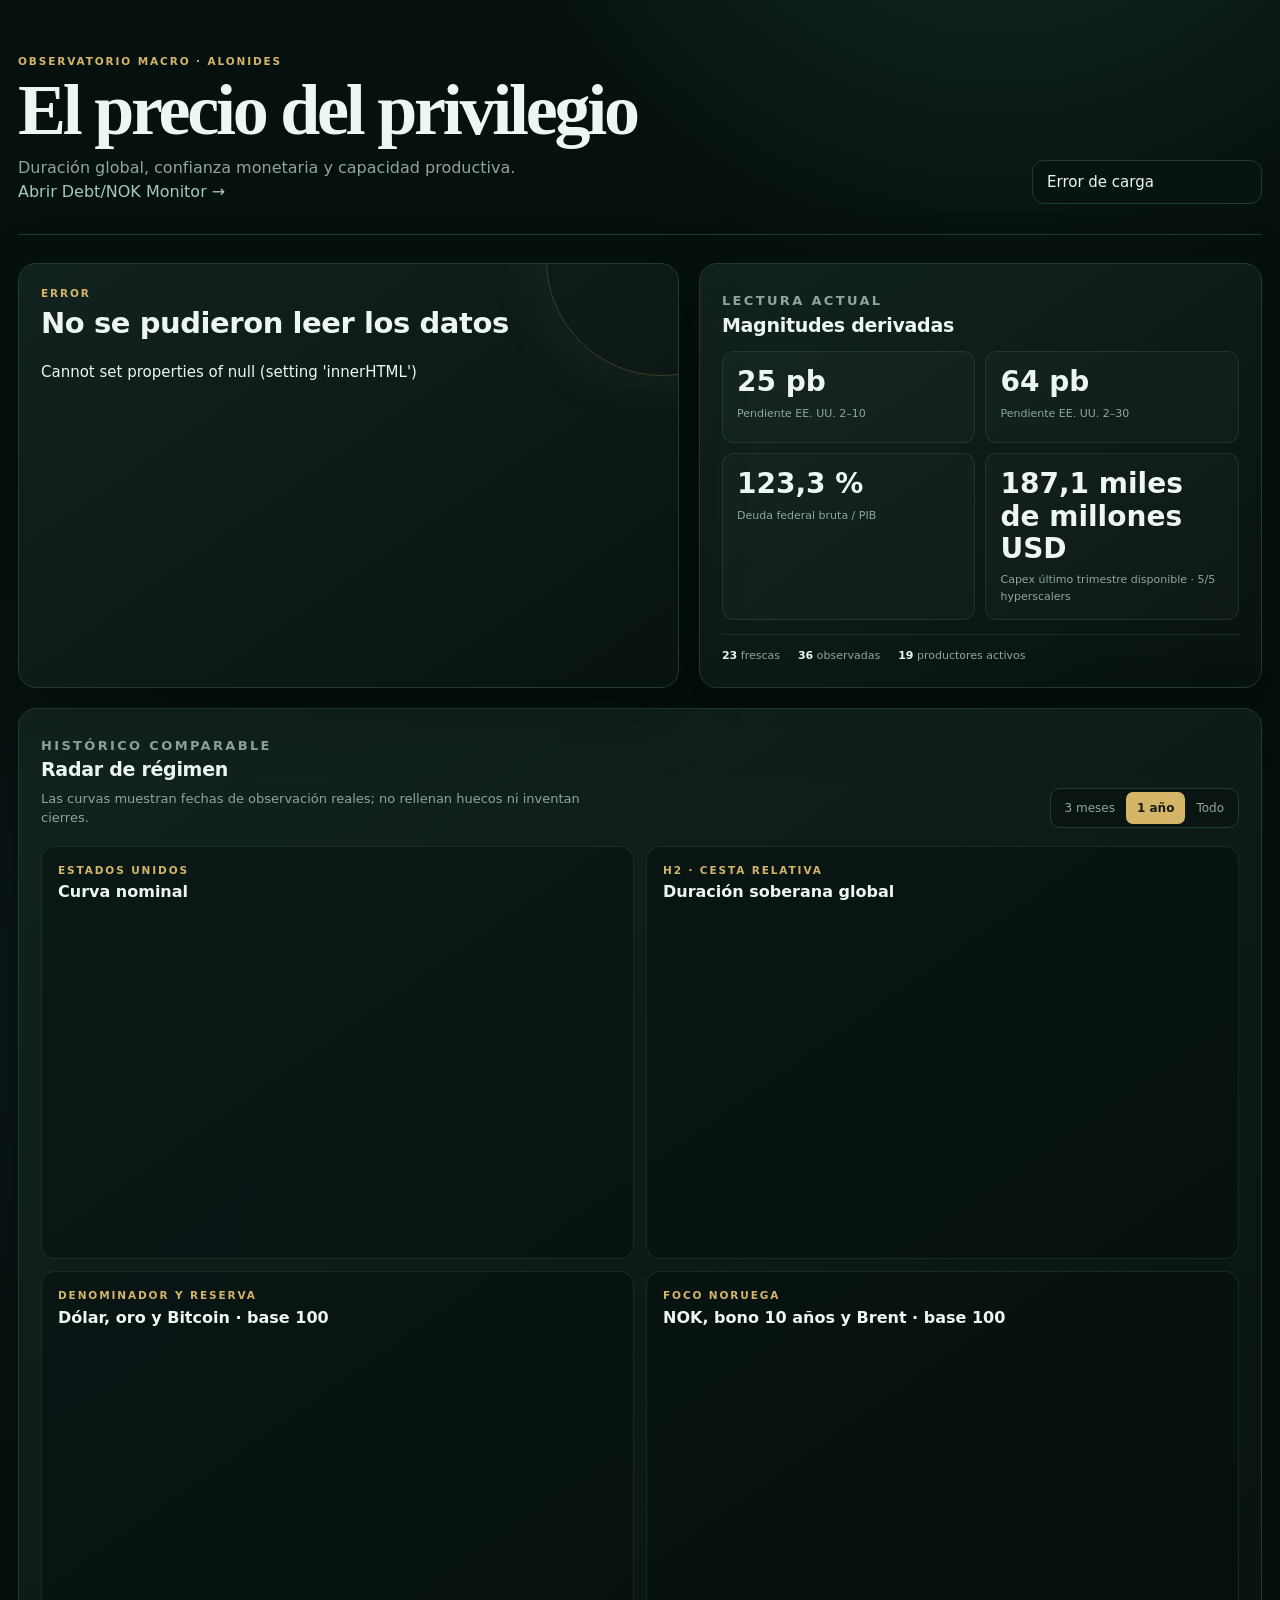
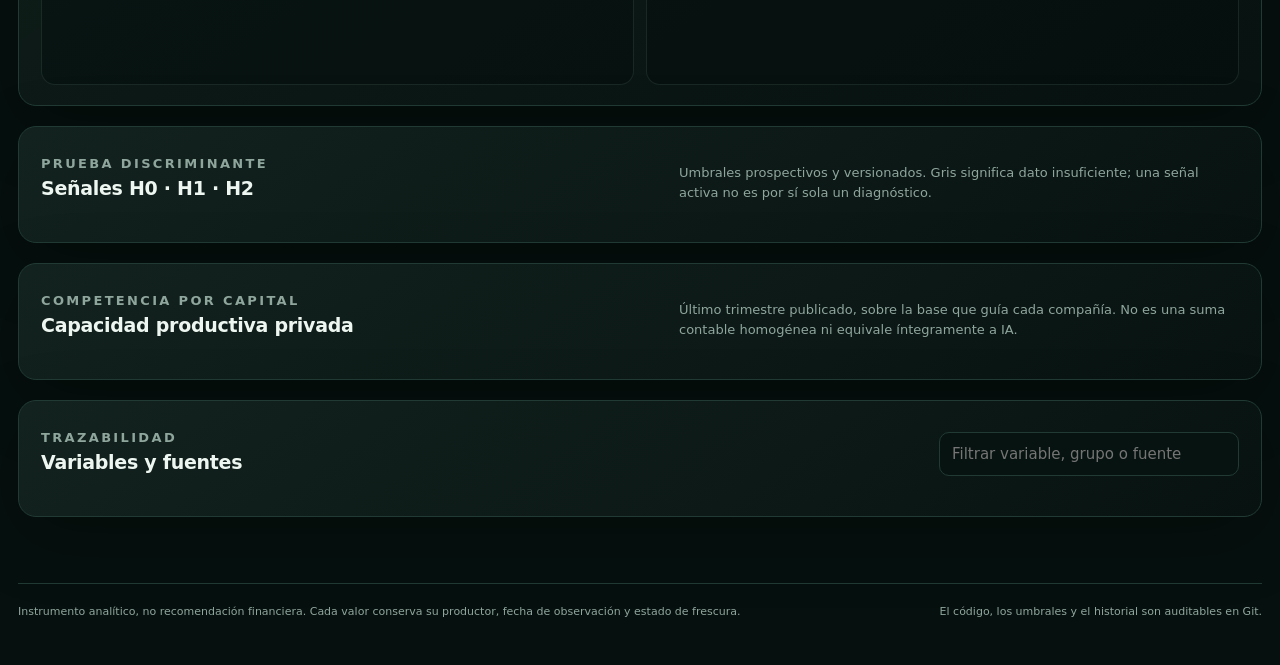
<file: index.html>
<!doctype html>
<html lang="es">
<head>
  <meta charset="utf-8">
  <meta name="viewport" content="width=device-width, initial-scale=1">
  <meta name="color-scheme" content="dark">
  <meta name="theme-color" content="#07100f">
  <title>El precio del privilegio · Observatorio macro</title>
  <link rel="stylesheet" href="web/styles.css">
</head>
<body>
  <header class="topbar shell">
    <div>
      <p class="eyebrow">OBSERVATORIO MACRO · ALONIDES</p>
      <h1>El precio del privilegio</h1>
      <p class="subtitle">Duración global, confianza monetaria y capacidad productiva.</p>
      <p class="subtitle"><a href="debt-nok.html">Abrir Debt/NOK Monitor →</a></p>
    </div>
    <div id="health" class="health" aria-live="polite">Cargando datos…</div>
  </header>

  <main class="shell">
    <section class="hero-grid">
      <article id="regime" class="card regime-card skeleton"></article>
      <article class="card">
        <div class="section-head compact">
          <div><p class="eyebrow">LECTURA ACTUAL</p><h2>Magnitudes derivadas</h2></div>
        </div>
        <div id="derived" class="metric-grid"></div>
        <div id="coverage" class="coverage"></div>
      </article>
    </section>

    <section class="card charts-section">
      <div class="section-head">
        <div>
          <p class="eyebrow">HISTÓRICO COMPARABLE</p>
          <h2>Radar de régimen</h2>
          <p>Las curvas muestran fechas de observación reales; no rellenan huecos ni inventan cierres.</p>
        </div>
        <div class="range-picker" aria-label="Ventana temporal">
          <button type="button" data-range="92">3 meses</button>
          <button type="button" data-range="365" class="selected">1 año</button>
          <button type="button" data-range="all">Todo</button>
        </div>
      </div>
      <div class="chart-grid">
        <article class="chart-card">
          <div><p class="chart-kicker">ESTADOS UNIDOS</p><h3>Curva nominal</h3></div>
          <div id="chart-us" class="chart" role="img" aria-label="Evolución de los Treasury a 2, 10 y 30 años"></div>
        </article>
        <article class="chart-card">
          <div><p class="chart-kicker">H2 · CESTA RELATIVA</p><h3>Duración soberana global</h3></div>
          <div id="chart-global" class="chart" role="img" aria-label="Evolución de rendimientos soberanos a 10 años"></div>
        </article>
        <article class="chart-card">
          <div><p class="chart-kicker">DENOMINADOR Y RESERVA</p><h3>Dólar, oro y Bitcoin · base 100</h3></div>
          <div id="chart-reserve" class="chart" role="img" aria-label="Índices normalizados de dólar, oro y Bitcoin"></div>
        </article>
        <article class="chart-card norway-card">
          <div><p class="chart-kicker">FOCO NORUEGA</p><h3>NOK, bono 10 años y Brent · base 100</h3></div>
          <div id="chart-norway" class="chart" role="img" aria-label="Índices normalizados de corona noruega, bono y petróleo Brent"></div>
        </article>
      </div>
    </section>

    <section class="card">
      <div class="section-head">
        <div><p class="eyebrow">PRUEBA DISCRIMINANTE</p><h2>Señales H0 · H1 · H2</h2></div>
        <p>Umbrales prospectivos y versionados. Gris significa dato insuficiente; una señal activa no es por sí sola un diagnóstico.</p>
      </div>
      <div id="signals" class="signals"></div>
    </section>

    <section class="card productive-card">
      <div class="section-head">
        <div>
          <p class="eyebrow">COMPETENCIA POR CAPITAL</p>
          <h2>Capacidad productiva privada</h2>
        </div>
        <p>Último trimestre publicado, sobre la base que guía cada compañía. No es una suma contable homogénea ni equivale íntegramente a IA.</p>
      </div>
      <div id="capex" class="bar-chart"></div>
    </section>

    <section class="card">
      <div class="section-head data-head">
        <div><p class="eyebrow">TRAZABILIDAD</p><h2>Variables y fuentes</h2></div>
        <input id="filter" type="search" placeholder="Filtrar variable, grupo o fuente" autocomplete="off">
      </div>
      <div id="errors"></div>
      <div id="groups"></div>
    </section>
  </main>

  <footer class="shell">
    <p>Instrumento analítico, no recomendación financiera. Cada valor conserva su productor, fecha de observación y estado de frescura.</p>
    <p>El código, los umbrales y el historial son auditables en Git.</p>
  </footer>
  <script src="web/app.js"></script>
</body>
</html>
</file>
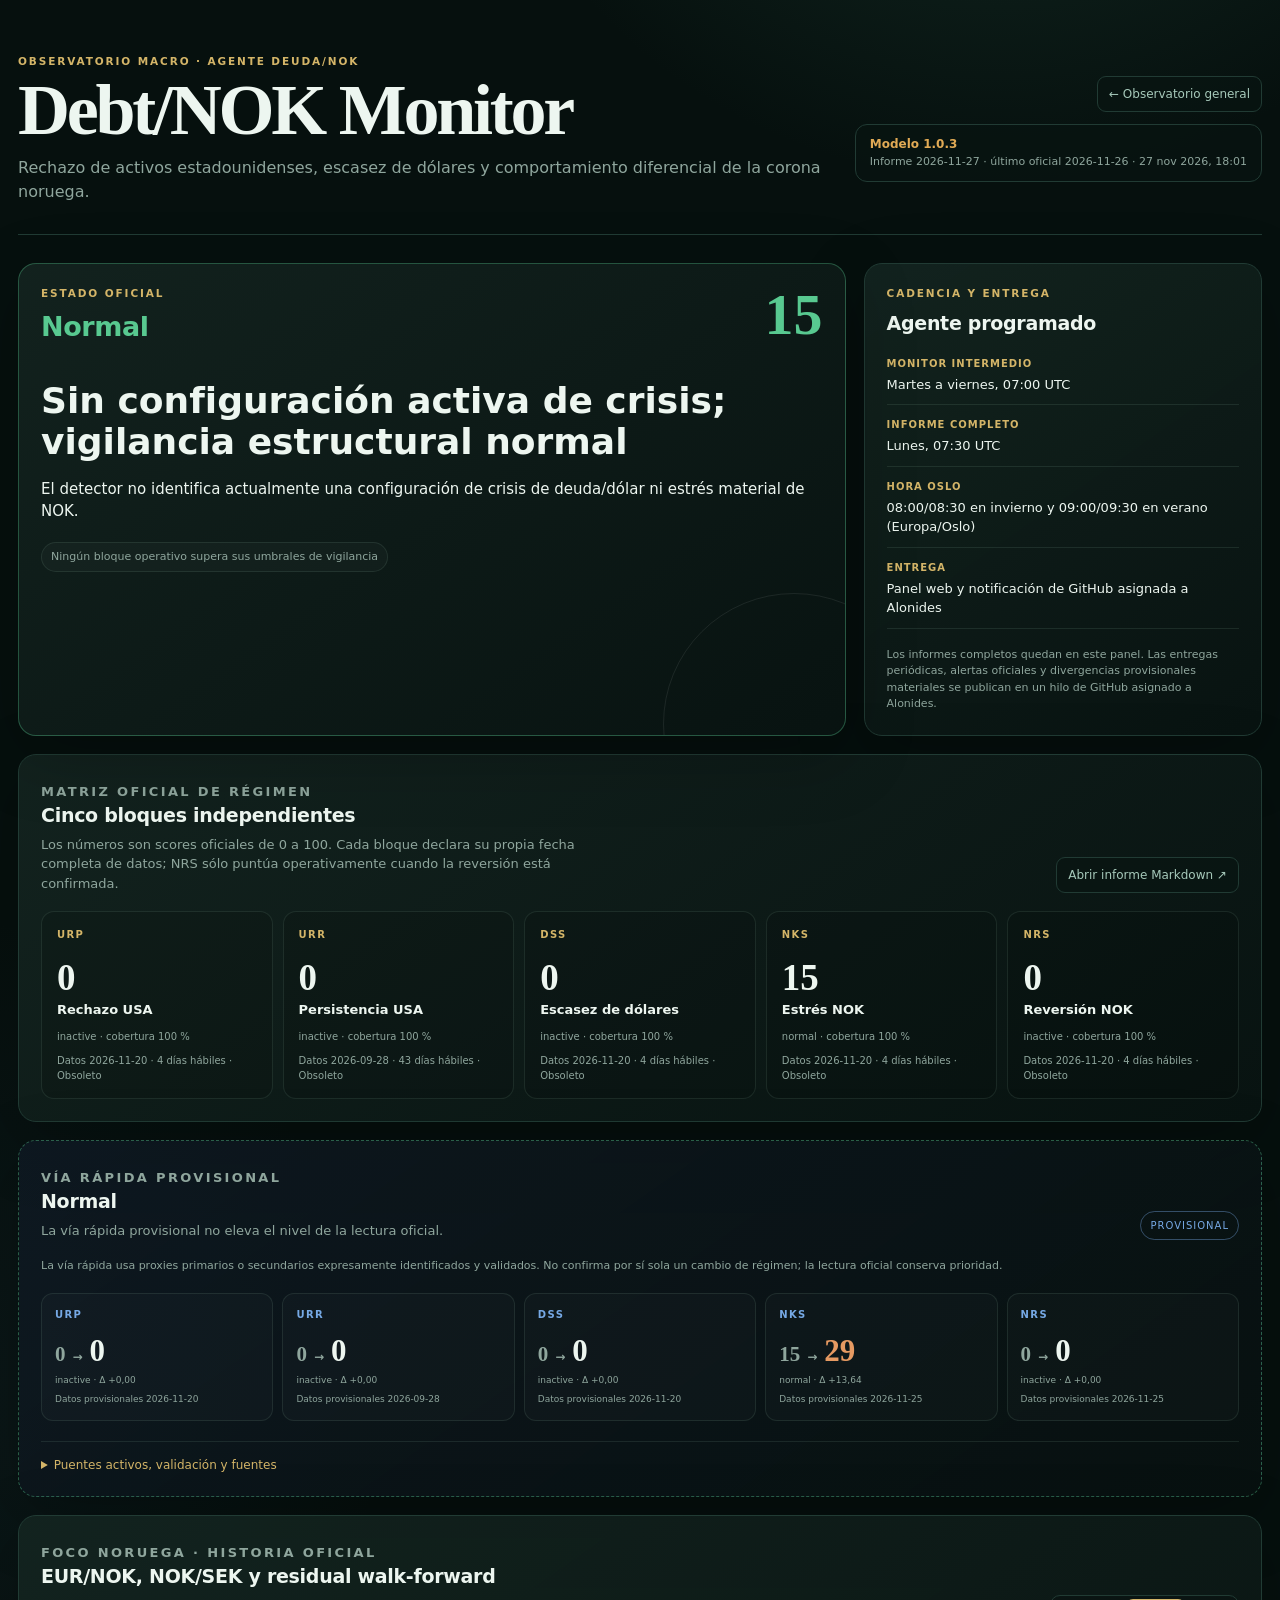
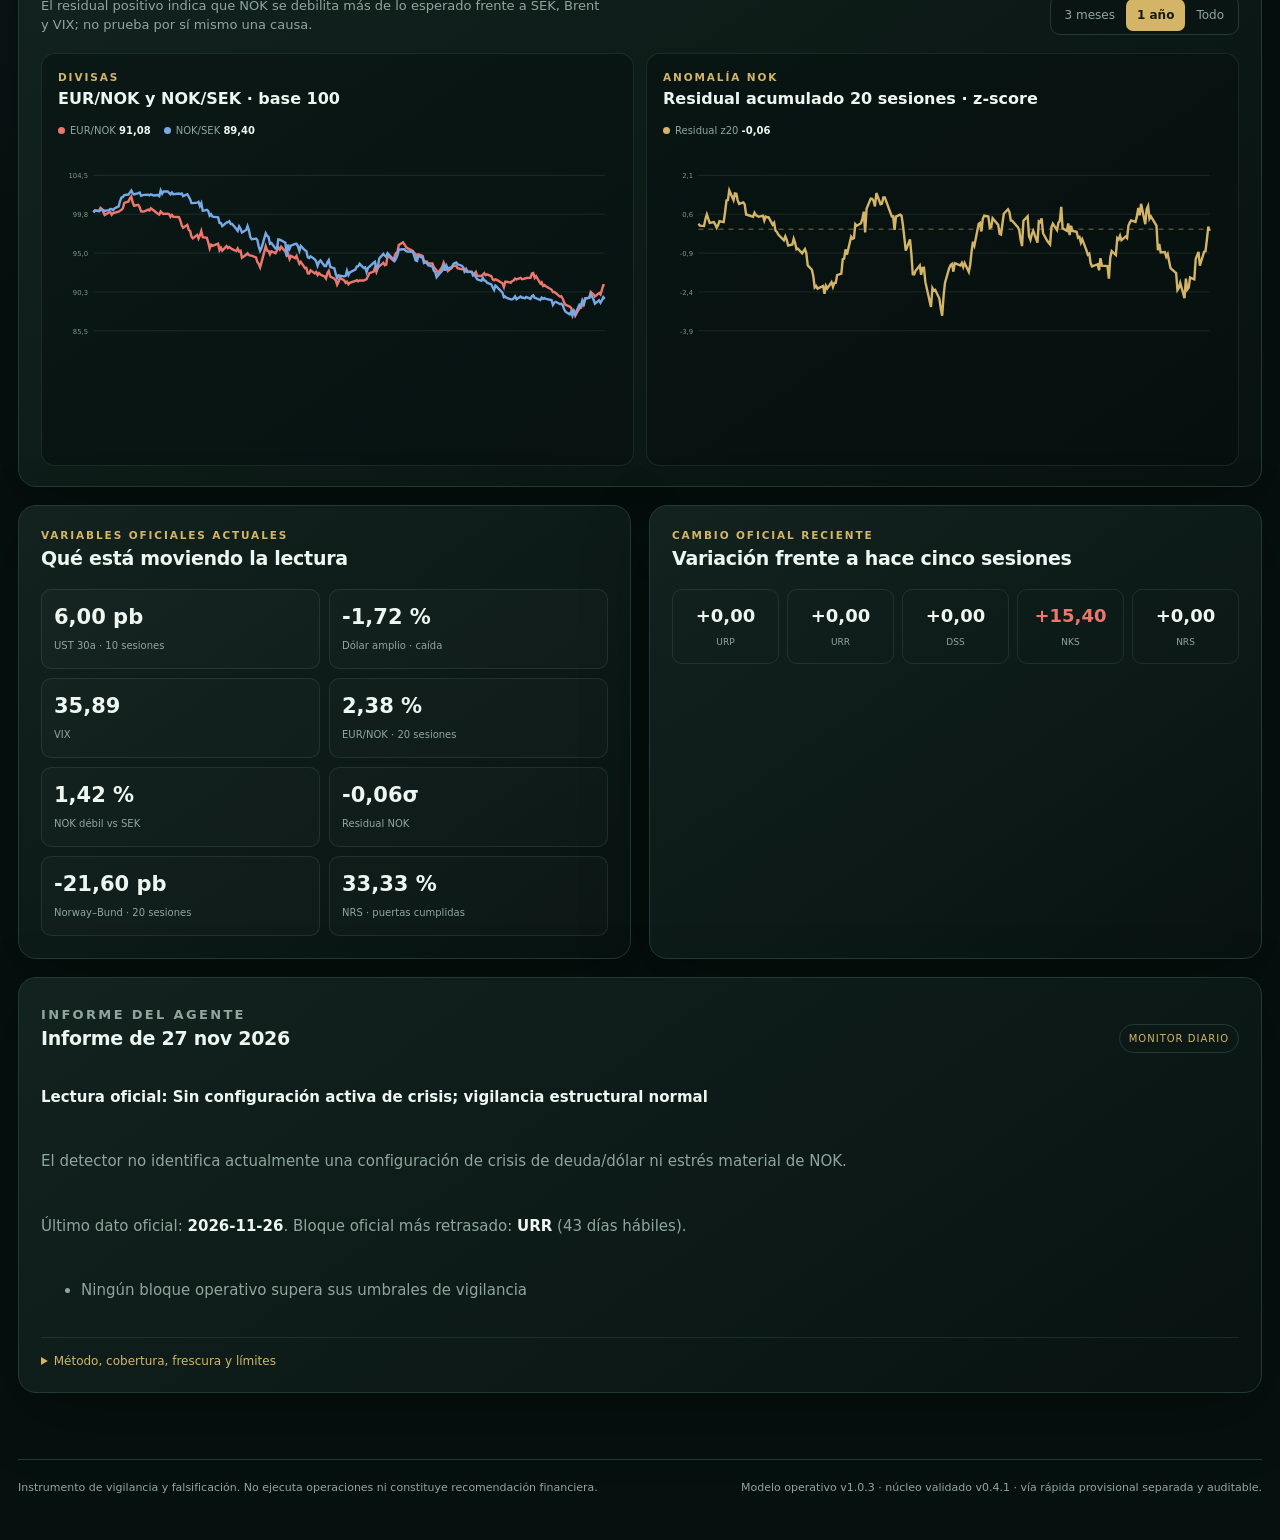
<file: debt-nok.html>
<!doctype html>
<html lang="es">
<head>
  <meta charset="utf-8">
  <meta name="viewport" content="width=device-width, initial-scale=1">
  <meta name="color-scheme" content="dark">
  <meta name="theme-color" content="#07100f">
  <title>Debt/NOK Monitor · Observatorio macro</title>
  <link rel="stylesheet" href="web/styles.css">
  <link rel="stylesheet" href="web/debt-nok.css">
</head>
<body>
  <header class="topbar shell monitor-topbar">
    <div>
      <p class="eyebrow">OBSERVATORIO MACRO · AGENTE DEUDA/NOK</p>
      <h1>Debt/NOK Monitor</h1>
      <p class="subtitle">Rechazo de activos estadounidenses, escasez de dólares y comportamiento diferencial de la corona noruega.</p>
    </div>
    <div class="monitor-actions">
      <a class="back-link" href="index.html">← Observatorio general</a>
      <div id="monitor-health" class="health" aria-live="polite">Cargando monitor…</div>
    </div>
  </header>

  <main class="shell monitor-main">
    <section class="monitor-hero">
      <article id="alert-card" class="card alert-card pending">
        <div class="alert-head">
          <div><p class="eyebrow">ESTADO OFICIAL</p><h2 id="alert-label">Pendiente</h2></div>
          <div id="alert-score" class="alert-score">—</div>
        </div>
        <h3 id="headline">Esperando el primer informe operativo.</h3>
        <p id="summary" class="method">El agente publicará aquí su lectura oficial.</p>
        <div id="reasons" class="reason-list"></div>
      </article>

      <article class="card cadence-card">
        <p class="eyebrow">CADENCIA Y ENTREGA</p>
        <h2>Agente programado</h2>
        <dl id="schedule" class="schedule-list"></dl>
        <p class="delivery-note">Los informes completos quedan en este panel. Las entregas periódicas, alertas oficiales y divergencias provisionales materiales se publican en un hilo de GitHub asignado a Alonides.</p>
      </article>
    </section>

    <section class="card">
      <div class="section-head">
        <div>
          <p class="eyebrow">MATRIZ OFICIAL DE RÉGIMEN</p>
          <h2>Cinco bloques independientes</h2>
          <p>Los números son scores oficiales de 0 a 100. Cada bloque declara su propia fecha completa de datos; NRS sólo puntúa operativamente cuando la reversión está confirmada.</p>
        </div>
        <a class="report-link" href="data/debt_nok/latest.md" target="_blank" rel="noreferrer">Abrir informe Markdown ↗</a>
      </div>
      <div id="block-grid" class="block-grid"></div>
    </section>

    <section id="fast-lane-section" class="card fast-lane-card unavailable">
      <div class="section-head">
        <div>
          <p class="eyebrow">VÍA RÁPIDA PROVISIONAL</p>
          <h2 id="fast-lane-title">Esperando proxies oficiales</h2>
          <p id="fast-lane-message">La lectura oficial conserva siempre prioridad.</p>
        </div>
        <span id="fast-lane-label" class="mode-pill provisional-pill">Provisional</span>
      </div>
      <p id="fast-lane-disclaimer" class="fast-disclaimer"></p>
      <div id="fast-lane-comparison" class="fast-comparison-grid"></div>
      <details class="method-details fast-details">
        <summary>Puentes activos, validación y fuentes</summary>
        <div id="fast-bridge-content"></div>
      </details>
    </section>

    <section class="card charts-section">
      <div class="section-head">
        <div>
          <p class="eyebrow">FOCO NORUEGA · HISTORIA OFICIAL</p>
          <h2>EUR/NOK, NOK/SEK y residual walk-forward</h2>
          <p>El residual positivo indica que NOK se debilita más de lo esperado frente a SEK, Brent y VIX; no prueba por sí mismo una causa.</p>
        </div>
        <div class="range-picker" aria-label="Ventana temporal del monitor">
          <button type="button" data-monitor-range="92">3 meses</button>
          <button type="button" data-monitor-range="365" class="selected">1 año</button>
          <button type="button" data-monitor-range="all">Todo</button>
        </div>
      </div>
      <div class="monitor-chart-grid">
        <article class="chart-card">
          <div><p class="chart-kicker">DIVISAS</p><h3>EUR/NOK y NOK/SEK · base 100</h3></div>
          <div id="fx-chart" class="chart"></div>
        </article>
        <article class="chart-card">
          <div><p class="chart-kicker">ANOMALÍA NOK</p><h3>Residual acumulado 20 sesiones · z-score</h3></div>
          <div id="residual-chart" class="chart"></div>
        </article>
      </div>
    </section>

    <section class="monitor-detail-grid">
      <article class="card">
        <p class="eyebrow">VARIABLES OFICIALES ACTUALES</p>
        <h2>Qué está moviendo la lectura</h2>
        <div id="key-values" class="key-values"></div>
      </article>
      <article class="card">
        <p class="eyebrow">CAMBIO OFICIAL RECIENTE</p>
        <h2>Variación frente a hace cinco sesiones</h2>
        <div id="deltas" class="delta-grid"></div>
      </article>
    </section>

    <section class="card report-card">
      <div class="section-head">
        <div><p class="eyebrow">INFORME DEL AGENTE</p><h2 id="report-date">Último informe</h2></div>
        <span id="report-mode" class="mode-pill">—</span>
      </div>
      <div id="report-summary" class="report-summary"></div>
      <details class="method-details">
        <summary>Método, cobertura, frescura y límites</summary>
        <div id="method-content"></div>
      </details>
    </section>
  </main>

  <footer class="shell">
    <p>Instrumento de vigilancia y falsificación. No ejecuta operaciones ni constituye recomendación financiera.</p>
    <p>Modelo operativo v1.0.3 · núcleo validado v0.4.1 · vía rápida provisional separada y auditable.</p>
  </footer>
  <script src="web/debt-nok.js"></script>
</body>
</html>
</file>
<file: web/styles.css>
:root {
  --bg: #06100e;
  --panel: #0d1917;
  --panel-2: #12241f;
  --panel-3: #0a1513;
  --ink: #edf6f0;
  --muted: #8fa69d;
  --line: #213b34;
  --line-soft: rgba(134, 174, 159, .14);
  --accent: #d4b568;
  --green: #58c990;
  --amber: #e1aa55;
  --red: #ed776e;
  --blue: #76a9e5;
  --shadow: 0 20px 70px rgba(0, 0, 0, .24);
}

* { box-sizing: border-box; }
html { scroll-behavior: smooth; }
body {
  margin: 0;
  color: var(--ink);
  background:
    radial-gradient(circle at 78% -12%, rgba(44, 91, 75, .42), transparent 35rem),
    radial-gradient(circle at -10% 45%, rgba(43, 72, 93, .14), transparent 32rem),
    var(--bg);
  font: 15px/1.5 Inter, ui-sans-serif, system-ui, -apple-system, BlinkMacSystemFont, "Segoe UI", sans-serif;
}

a { color: #a6c9ba; text-decoration: none; }
a:hover { color: var(--ink); text-decoration: underline; }
button, input { font: inherit; }
.shell { width: min(1320px, calc(100% - 36px)); margin-inline: auto; }

.topbar {
  display: flex;
  justify-content: space-between;
  gap: 28px;
  align-items: end;
  padding: 54px 0 30px;
  border-bottom: 1px solid var(--line);
}

h1 {
  margin: 4px 0 10px;
  font: 600 clamp(38px, 6vw, 72px)/1.01 Georgia, "Times New Roman", serif;
  letter-spacing: -.045em;
}
h2 { margin: 0; font-size: 19px; letter-spacing: -.015em; }
h3 { margin: 2px 0 0; font-size: 16px; }
.eyebrow, .chart-kicker {
  margin: 0;
  color: var(--accent);
  font-size: 10.5px;
  font-weight: 800;
  letter-spacing: .18em;
}
.subtitle, .section-head p, footer, .empty { color: var(--muted); }
.subtitle { margin: 0; font-size: 16px; }

.health {
  display: grid;
  gap: 1px;
  min-width: 230px;
  padding: 10px 14px;
  border: 1px solid var(--line);
  border-radius: 12px;
  background: rgba(8, 20, 17, .72);
}
.health strong { font-size: 12px; color: var(--green); }
.health span { color: var(--muted); font-size: 11px; white-space: nowrap; }
.health.status-operational_partial strong { color: var(--amber); }
.health.status-failed strong { color: var(--red); }

main { padding: 28px 0 66px; display: grid; gap: 20px; }
.card {
  padding: 22px;
  border: 1px solid var(--line);
  border-radius: 18px;
  background: linear-gradient(145deg, rgba(19, 35, 31, .96), rgba(8, 19, 17, .98));
  box-shadow: var(--shadow);
}
.hero-grid { display: grid; grid-template-columns: 1.08fr .92fr; gap: 20px; }
.regime-card { position: relative; overflow: hidden; min-height: 260px; }
.regime-card::after {
  content: "";
  position: absolute;
  width: 230px;
  height: 230px;
  right: -100px;
  top: -120px;
  border: 1px solid rgba(212, 181, 104, .24);
  border-radius: 50%;
  box-shadow: 0 0 70px rgba(212, 181, 104, .08);
}
.regime-top { display: flex; align-items: center; justify-content: space-between; gap: 12px; }
.regime-top span { color: var(--muted); font-size: 11px; }
.regime-code { margin: 23px 0 7px; color: var(--accent); font: 700 60px/1 Georgia, serif; }
.regime-card h2 { max-width: 650px; font-size: clamp(22px, 3vw, 29px); }
.regime-card .method { max-width: 720px; margin: 20px 0 0; color: var(--muted); }
.regime-meta { display: flex; flex-wrap: wrap; gap: 7px; margin-top: 12px; }
.regime-meta span, .method-id { color: var(--muted); font-size: 10px; }
.regime-meta span { padding: 4px 8px; border: 1px solid var(--line); border-radius: 99px; background: rgba(0, 0, 0, .12); }
.method-id { margin: 12px 0 0; font-family: ui-monospace, SFMono-Regular, Menlo, monospace; }
.regime-h1 .regime-code, .regime-mixed .regime-code { color: var(--red); }
.regime-h2 .regime-code { color: var(--blue); }
.regime-h0 .regime-code { color: var(--amber); }
.regime-indeterminate .regime-code { color: var(--silver, #b7c5c0); font-size: clamp(34px, 5vw, 54px); }

.section-head { display: flex; justify-content: space-between; align-items: end; gap: 20px; margin-bottom: 18px; }
.section-head.compact { margin-bottom: 12px; }
.section-head p { max-width: 560px; margin: 5px 0 0; font-size: 13px; }
.metric-grid { display: grid; grid-template-columns: repeat(2, minmax(0, 1fr)); gap: 10px; }
.metric { min-height: 92px; padding: 14px; border: 1px solid var(--line-soft); border-radius: 12px; background: rgba(255, 255, 255, .025); }
.metric strong { display: block; font-size: clamp(21px, 2.5vw, 28px); line-height: 1.15; }
.metric span { display: block; margin-top: 7px; color: var(--muted); font-size: 11px; }
.coverage { display: flex; flex-wrap: wrap; gap: 9px 18px; margin-top: 14px; padding-top: 13px; border-top: 1px solid var(--line-soft); color: var(--muted); font-size: 11px; }
.coverage strong { color: var(--ink); }

.state-grid { display: grid; grid-template-columns: repeat(3, minmax(0, 1fr)); gap: 10px; }
.state-item { min-height: 150px; padding: 15px; border: 1px solid var(--line-soft); border-radius: 12px; background: rgba(255, 255, 255, .02); }
.state-item > span { color: var(--green); font-size: 9px; font-weight: 800; letter-spacing: .1em; text-transform: uppercase; }
.state-item.pending > span { color: var(--amber); }
.state-item > strong { display: block; margin: 9px 0 3px; font-size: 25px; line-height: 1.1; }
.state-item h3 { min-height: 39px; }
.state-item p { margin: 10px 0 0; color: var(--muted); font-size: 10px; }

.charts-section { padding-bottom: 20px; }
.range-picker { display: flex; padding: 3px; border: 1px solid var(--line); border-radius: 10px; background: var(--panel-3); }
.range-picker button { padding: 7px 11px; border: 0; border-radius: 7px; color: var(--muted); background: transparent; cursor: pointer; font-size: 12px; }
.range-picker button.selected { color: #151b17; background: var(--accent); font-weight: 700; }
.chart-grid { display: grid; grid-template-columns: repeat(2, minmax(0, 1fr)); gap: 12px; }
.chart-card { min-width: 0; padding: 16px; border: 1px solid var(--line-soft); border-radius: 14px; background: rgba(4, 14, 12, .42); }
.chart { min-height: 330px; margin-top: 8px; }
.chart svg { display: block; width: 100%; height: auto; overflow: visible; }
.chart-legend { display: flex; flex-wrap: wrap; gap: 5px 13px; min-height: 40px; padding: 4px 0 8px; color: var(--muted); font-size: 10px; }
.chart-legend span { white-space: nowrap; }
.chart-legend i { display: inline-block; width: 7px; height: 7px; margin-right: 5px; border-radius: 50%; }
.chart-legend strong { color: var(--ink); font-weight: 650; }
.grid-line { stroke: rgba(142, 170, 160, .15); stroke-width: 1; vector-effect: non-scaling-stroke; }
.axis-label { fill: #7f968e; font-size: 10px; }
.chart-empty { display: grid; min-height: 280px; place-items: center; color: var(--muted); font-size: 12px; }

.hypothesis-key { display: grid; grid-template-columns: repeat(4, minmax(0, 1fr)); gap: 8px; margin: 0 0 14px; }
.hypothesis-key div { display: flex; gap: 8px; align-items: baseline; padding: 10px; border: 1px solid var(--line-soft); border-radius: 9px; }
.hypothesis-key strong { color: var(--accent); font-size: 11px; }
.hypothesis-key span { color: var(--muted); font-size: 10px; }
.signals { display: grid; grid-template-columns: repeat(auto-fit, minmax(205px, 1fr)); gap: 10px; }
.signal { min-height: 185px; padding: 14px; border: 1px solid var(--line); border-radius: 12px; background: rgba(0, 0, 0, .09); }
.signal-state { color: var(--muted); font-size: 10px; text-transform: uppercase; letter-spacing: .08em; }
.signal .dot { display: inline-block; width: 8px; height: 8px; margin-right: 7px; border-radius: 50%; background: #64716c; }
.signal.active { border-color: rgba(237, 119, 110, .42); background: rgba(100, 23, 24, .12); }
.signal.active .dot { background: var(--red); box-shadow: 0 0 12px var(--red); }
.signal.inactive .dot { background: var(--green); }
.signal > strong { display: block; margin: 10px 0 4px; }
.signal-value { font-size: 22px; font-weight: 700; }
.signal small { color: var(--accent); }
.signal p { margin: 10px 0 0; color: var(--muted); font-size: 11px; }

.bar-chart { display: grid; gap: 14px; }
.bar-row { display: grid; grid-template-columns: 180px minmax(100px, 1fr) 150px; align-items: center; gap: 14px; }
.bar-label { display: flex; justify-content: space-between; gap: 8px; }
.bar-label span, .bar-row small { color: var(--muted); font-size: 11px; }
.bar-track { height: 10px; overflow: hidden; border-radius: 99px; background: rgba(255, 255, 255, .05); }
.bar-track i { display: block; height: 100%; border-radius: inherit; background: linear-gradient(90deg, #7b9c8f, var(--accent)); }

input {
  min-width: 300px;
  padding: 10px 12px;
  border: 1px solid var(--line);
  border-radius: 10px;
  outline: none;
  color: var(--ink);
  background: #071310;
}
input:focus { border-color: #507265; box-shadow: 0 0 0 3px rgba(80, 114, 101, .15); }
.error-box { margin-bottom: 16px; padding: 12px 14px; border: 1px solid rgba(225, 170, 85, .35); border-radius: 10px; color: var(--amber); background: rgba(96, 60, 12, .1); }
.error-box summary { cursor: pointer; }
.error-box ul { margin: 12px 0 0; padding-left: 18px; color: var(--muted); font-size: 11px; }
.group { margin-top: 10px; border-top: 1px solid var(--line-soft); }
.group > summary { display: flex; justify-content: space-between; padding: 14px 4px; cursor: pointer; list-style: none; color: var(--accent); font-size: 11px; font-weight: 800; letter-spacing: .12em; text-transform: uppercase; }
.group > summary::-webkit-details-marker { display: none; }
.group > summary small { color: var(--muted); font-weight: 600; }
.table-wrap { overflow-x: auto; padding-bottom: 4px; }
table { width: 100%; border-collapse: collapse; }
th, td { padding: 11px 8px; border-bottom: 1px solid var(--line-soft); text-align: left; white-space: nowrap; }
th { color: var(--muted); font-size: 10px; font-weight: 700; letter-spacing: .08em; text-transform: uppercase; }
td { font-size: 12px; }
td:first-child { min-width: 260px; white-space: normal; }
td small { color: var(--muted); }
td.numeric { font-variant-numeric: tabular-nums; font-weight: 650; }
.quality { display: inline-flex; align-items: center; gap: 6px; }
.quality::before { content: ""; width: 7px; height: 7px; border-radius: 50%; background: var(--green); }
.quality.warning::before { background: var(--amber); }
.quality.stale::before, .quality.missing::before { background: var(--red); }

footer { display: flex; justify-content: space-between; gap: 24px; padding: 20px 0 44px; border-top: 1px solid var(--line); font-size: 11px; }
footer p { margin: 0; }

@media (max-width: 980px) {
  .hero-grid, .chart-grid { grid-template-columns: 1fr; }
  .state-grid { grid-template-columns: repeat(2, minmax(0, 1fr)); }
  .hypothesis-key { grid-template-columns: repeat(2, minmax(0, 1fr)); }
  .chart { min-height: 280px; }
}

@media (max-width: 680px) {
  .shell { width: min(100% - 24px, 1320px); }
  .topbar { align-items: flex-start; flex-direction: column; padding-top: 34px; }
  .health { width: 100%; }
  main { padding-top: 16px; gap: 12px; }
  .card { padding: 16px; border-radius: 15px; }
  .section-head, .data-head { align-items: flex-start; flex-direction: column; }
  .metric-grid { grid-template-columns: 1fr 1fr; }
  .metric { min-height: 82px; }
  .range-picker { width: 100%; }
  .range-picker button { flex: 1; }
  .chart-card { padding: 12px; }
  .chart { min-height: 225px; }
  .chart-legend { min-height: 52px; }
  .signals { grid-template-columns: 1fr; }
  .state-grid, .hypothesis-key { grid-template-columns: 1fr; }
  .signal { min-height: auto; }
  .bar-row { grid-template-columns: 1fr; gap: 6px; }
  .bar-row small { display: none; }
  input { width: 100%; min-width: 0; }
  footer { flex-direction: column; gap: 6px; }
}

@media (max-width: 420px) {
  .metric-grid { grid-template-columns: 1fr; }
  .regime-code { font-size: 52px; }
  .coverage { display: grid; grid-template-columns: repeat(3, 1fr); gap: 8px; }
  .coverage span { display: grid; }
}
</file>
<file: web/debt-nok.css>
.monitor-topbar { align-items: center; }
.monitor-actions { display: grid; justify-items: end; gap: 12px; }
.back-link, .report-link {
  display: inline-flex;
  align-items: center;
  padding: 8px 11px;
  border: 1px solid var(--line);
  border-radius: 9px;
  background: rgba(8, 20, 17, .65);
  font-size: 12px;
}
.monitor-main { gap: 18px; }
.monitor-hero { display: grid; grid-template-columns: 1.35fr .65fr; gap: 18px; }
.alert-card { min-height: 290px; position: relative; overflow: hidden; }
.alert-card::after {
  content: "";
  position: absolute;
  inset: auto -80px -120px auto;
  width: 260px;
  height: 260px;
  border-radius: 50%;
  border: 1px solid rgba(255, 255, 255, .08);
}
.alert-head { display: flex; justify-content: space-between; gap: 24px; align-items: start; }
.alert-head h2 { margin-top: 5px; font-size: 27px; }
.alert-score { font: 700 58px/1 Georgia, serif; color: var(--muted); }
.alert-card h3 { margin-top: 32px; max-width: 780px; font-size: clamp(25px, 3vw, 36px); line-height: 1.15; }
.alert-card.normal { border-color: rgba(88, 201, 144, .35); }
.alert-card.normal .alert-score, .alert-card.normal h2 { color: var(--green); }
.alert-card.watch { border-color: rgba(225, 170, 85, .5); }
.alert-card.watch .alert-score, .alert-card.watch h2 { color: var(--amber); }
.alert-card.alert { border-color: rgba(230, 154, 98, .62); }
.alert-card.alert .alert-score, .alert-card.alert h2 { color: #e69a62; }
.alert-card.critical { border-color: rgba(237, 119, 110, .7); background: linear-gradient(145deg, rgba(70, 20, 20, .92), rgba(15, 16, 15, .98)); }
.alert-card.critical .alert-score, .alert-card.critical h2 { color: var(--red); }
.reason-list { display: flex; flex-wrap: wrap; gap: 7px; margin-top: 19px; }
.reason-list span { padding: 6px 9px; border: 1px solid var(--line-soft); border-radius: 999px; color: var(--muted); font-size: 11px; background: rgba(255,255,255,.025); }
.cadence-card h2 { margin: 7px 0 18px; }
.schedule-list { display: grid; grid-template-columns: 1fr; gap: 12px; margin: 0; }
.schedule-list div { padding-bottom: 10px; border-bottom: 1px solid var(--line-soft); }
.schedule-list dt { color: var(--accent); font-size: 10px; font-weight: 800; letter-spacing: .1em; text-transform: uppercase; }
.schedule-list dd { margin: 4px 0 0; color: var(--ink); font-size: 13px; }
.delivery-note { color: var(--muted); font-size: 11px; margin: 18px 0 0; }
.block-grid { display: grid; grid-template-columns: repeat(5, minmax(0, 1fr)); gap: 10px; }
.monitor-block { padding: 15px; min-height: 168px; border: 1px solid var(--line-soft); border-radius: 13px; background: rgba(0,0,0,.12); }
.monitor-block .block-code { color: var(--accent); font-size: 10px; font-weight: 800; letter-spacing: .14em; }
.monitor-block .block-score { margin: 17px 0 4px; font: 700 37px/1 Georgia, serif; }
.monitor-block h3 { font-size: 13px; }
.monitor-block p { margin: 9px 0 0; color: var(--muted); font-size: 10px; overflow-wrap: anywhere; }
.monitor-block.watch { border-color: rgba(225,170,85,.45); }
.monitor-block.alert, .monitor-block.critical { border-color: rgba(237,119,110,.45); }
.monitor-chart-grid { display: grid; grid-template-columns: 1fr 1fr; gap: 12px; }
.monitor-detail-grid { display: grid; grid-template-columns: 1fr 1fr; gap: 18px; }
.key-values { display: grid; grid-template-columns: repeat(2, 1fr); gap: 9px; margin-top: 16px; }
.key-value { padding: 12px; border: 1px solid var(--line-soft); border-radius: 10px; background: rgba(255,255,255,.02); }
.key-value strong { display: block; font-size: 21px; }
.key-value span { color: var(--muted); font-size: 10px; }
.delta-grid { display: grid; grid-template-columns: repeat(5, 1fr); gap: 8px; margin-top: 16px; }
.delta { padding: 12px 8px; text-align: center; border: 1px solid var(--line-soft); border-radius: 10px; }
.delta strong { display: block; font-size: 18px; }
.delta span { color: var(--muted); font-size: 9px; }
.delta.up strong { color: var(--red); }
.delta.down strong { color: var(--green); }
.mode-pill { padding: 6px 9px; border: 1px solid var(--line); border-radius: 999px; color: var(--accent); font-size: 10px; text-transform: uppercase; letter-spacing: .1em; }
.report-summary { display: grid; gap: 12px; color: var(--muted); }
.report-summary strong { color: var(--ink); }
.method-details { margin-top: 20px; border-top: 1px solid var(--line-soft); padding-top: 14px; }
.method-details summary { cursor: pointer; color: var(--accent); font-size: 12px; }
.method-details div { margin-top: 13px; color: var(--muted); font-size: 11px; }
.monitor-error { padding: 16px; border: 1px solid rgba(237,119,110,.45); border-radius: 12px; color: var(--red); }
.zero-line { stroke: rgba(212,181,104,.55); stroke-dasharray: 5 5; vector-effect: non-scaling-stroke; }

.fast-lane-card {
  border-style: dashed;
  border-color: rgba(118, 169, 229, .35);
  background: linear-gradient(145deg, rgba(16, 26, 38, .72), rgba(8, 17, 16, .92));
}
.fast-lane-card.aligned { border-color: rgba(88, 201, 144, .42); }
.fast-lane-card.divergent, .fast-lane-card.review-required {
  border-style: solid;
  border-color: rgba(230, 154, 98, .72);
  box-shadow: inset 0 0 0 1px rgba(230, 154, 98, .12);
}
.fast-lane-card.unavailable { opacity: .86; }
.provisional-pill { color: var(--blue, #76a9e5); border-color: rgba(118, 169, 229, .4); }
.fast-lane-card.review-required .provisional-pill { color: #e69a62; border-color: rgba(230, 154, 98, .65); }
.fast-disclaimer { margin: 12px 0 0; color: var(--muted); font-size: 11px; }
.fast-comparison-grid { display: grid; grid-template-columns: repeat(5, minmax(0, 1fr)); gap: 9px; margin-top: 18px; }
.fast-comparison { padding: 13px; border: 1px solid var(--line-soft); border-radius: 12px; background: rgba(255,255,255,.018); }
.fast-comparison .block-code { color: #76a9e5; font-size: 10px; font-weight: 800; letter-spacing: .14em; }
.fast-score-pair { display: flex; align-items: baseline; gap: 7px; margin: 13px 0 8px; }
.fast-score-pair span { color: var(--muted); font: 600 21px/1 Georgia, serif; }
.fast-score-pair b { color: var(--muted); font-size: 12px; }
.fast-score-pair strong { font: 700 31px/1 Georgia, serif; }
.fast-comparison p { margin: 6px 0 0; color: var(--muted); font-size: 9px; overflow-wrap: anywhere; }
.fast-comparison.up strong { color: #e69a62; }
.fast-comparison.down strong { color: var(--green); }
.fast-details table, .method-details table { width: 100%; border-collapse: collapse; margin-top: 10px; }
.fast-details th, .fast-details td, .method-details th, .method-details td { padding: 7px 6px; border-bottom: 1px solid var(--line-soft); text-align: left; font-size: 10px; }
.fast-details th, .method-details th { color: var(--accent); font-weight: 700; }
.fast-details td { overflow-wrap: anywhere; }

@media (max-width: 1080px) {
  .monitor-hero, .monitor-detail-grid, .monitor-chart-grid { grid-template-columns: 1fr; }
  .block-grid, .fast-comparison-grid { grid-template-columns: repeat(3, minmax(0, 1fr)); }
}
@media (max-width: 680px) {
  .monitor-actions { justify-items: stretch; width: 100%; }
  .back-link { justify-content: center; }
  .block-grid, .fast-comparison-grid { grid-template-columns: 1fr 1fr; }
  .key-values { grid-template-columns: 1fr; }
  .delta-grid { grid-template-columns: repeat(3, 1fr); }
  .alert-score { font-size: 45px; }
  .fast-details { overflow-x: auto; }
}
@media (max-width: 420px) {
  .block-grid, .fast-comparison-grid, .delta-grid { grid-template-columns: 1fr; }
}
</file>
